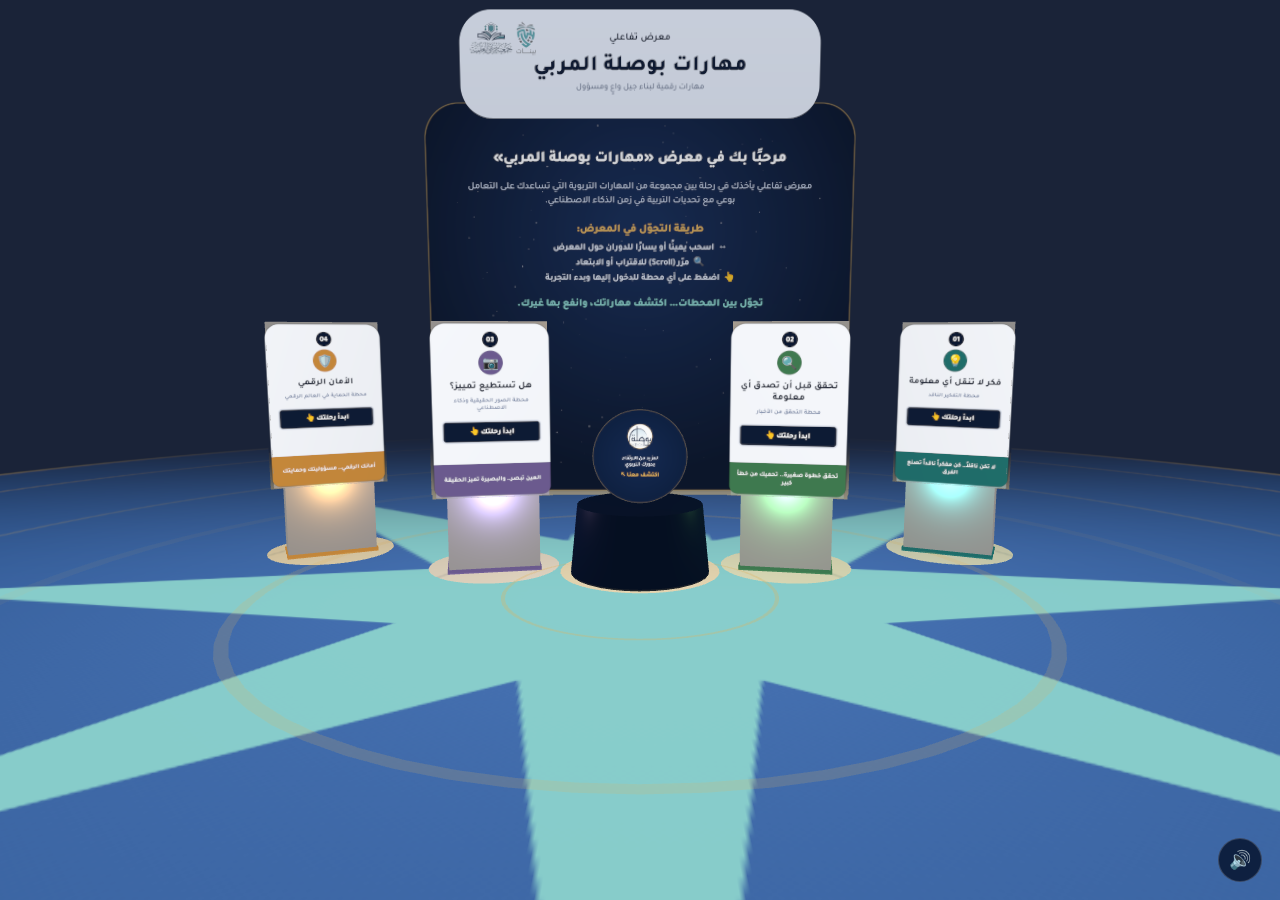
<file: index.html>
<meta charset="UTF-8">
<meta name="viewport" content="width=device-width, initial-scale=1">
<title>معرض تفاعلي 3D | مهارات بوصلة المربي</title>
<link rel="stylesheet" href="style.css">

<script type="importmap">
{
  "imports": {
    "three": "./vendor/three/three.module.js"
  }
}
</script>

<body class="home3d">

<canvas id="webgl-canvas"></canvas>

<div class="hud">
  <button id="overviewBtn" class="overview-btn">⟲ نظرة عامة على المعرض</button>
  <button id="myCertBtn" class="my-cert-btn">🏅 شهادتي</button>
  <button id="muteBtn" class="mute-btn" aria-label="تشغيل/إيقاف النشيدة" title="تشغيل/إيقاف النشيدة">🔊</button>
</div>

<audio id="bgMusic" src="نشيدة.mp3" loop preload="auto"></audio>

<div class="toast" id="toast">هذه المحطة قريباً 🚧</div>

<div class="cert-overlay" id="certOverlay">
  <div class="cert-card">
    <div class="cert-content">
      <div class="cert-corner tl"></div>
      <div class="cert-corner tr"></div>
      <div class="cert-corner bl"></div>
      <div class="cert-corner br"></div>

      <div class="cert-logo-badge"><img src="شعار.png" alt="شعار بوصلة المربي" class="cert-logo"></div>

      <h2 class="cert-title">شهادة اجتياز</h2>
      <h3 class="cert-subtitle">رحلة المربي الرقمي</h3>

      <div class="cert-wreaths"><span class="cert-line"></span><span class="cert-divider">✦</span><span class="cert-line"></span></div>

      <p class="cert-greeting">مبارك لك</p>
      <p class="cert-body">لقد أكملت جميع المحطات بنجاح وأنت الآن أقرب لأن تكون</p>
      <p class="cert-highlight">مربياً رقمياً واعياً</p>

      <div class="cert-badge">🏅</div>

      <a class="cert-khitam-link" href="khitam.html">📖 الكلمة الختامية</a>
    </div>

    <div class="cert-actions">
      <button id="certDownload" class="cert-download">⬇️ تحميل الشهادة PDF</button>
      <button id="certContinue" class="cert-continue">متابعة</button>
    </div>
  </div>
</div>

<div class="loading" id="loading">
  <div class="spinner"></div>
  <p>جارٍ تحميل المعرض التفاعلي…</p>
</div>

<script type="module" src="app.js"></script>

</body>
</file>
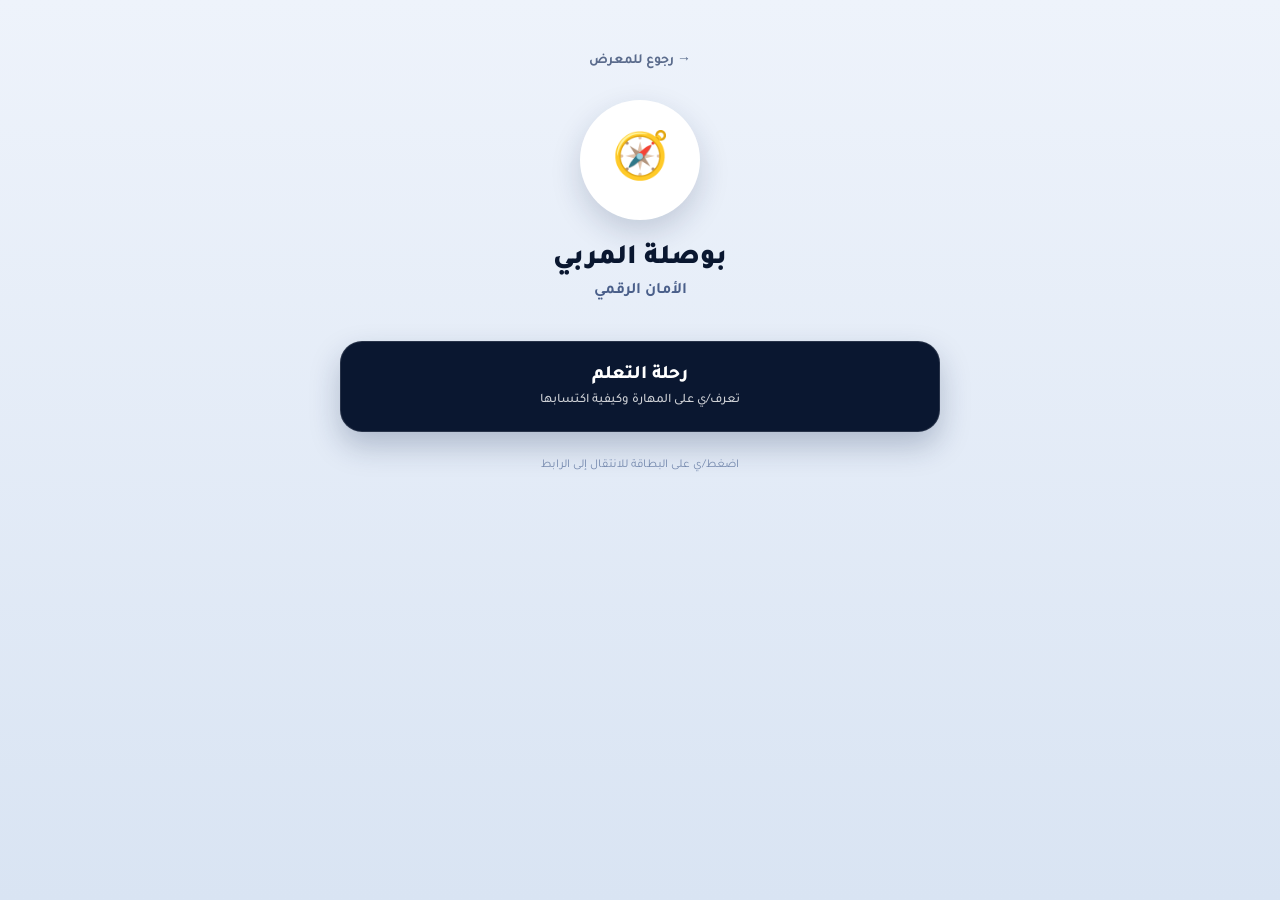
<file: aman.html>
<meta charset="UTF-8">
<meta name="viewport" content="width=device-width, initial-scale=1">
<title>الأمان الرقمي | بوصلة المربي</title>
<link rel="stylesheet" href="style.css">

<body class="detail-page">
<div class="detail-wrap">

  <a href="index.html" class="back-link">→ رجوع للمعرض</a>

  <div class="detail-logo">🧭</div>
  <h1>بوصلة المربي</h1>
  <p class="detail-sub">الأمان الرقمي</p>

  <a class="link-btn primary" href="https://view.genially.com/6a93088ebcb53c52d336502d" target="_blank" rel="noopener">
    <div class="t">رحلة التعلم</div>
    <div class="d">تعرف/ي على المهارة وكيفية اكتسابها</div>
  </a>

  <p class="hint">اضغط/ي على البطاقة للانتقال إلى الرابط</p>

</div>
</body>
</file>
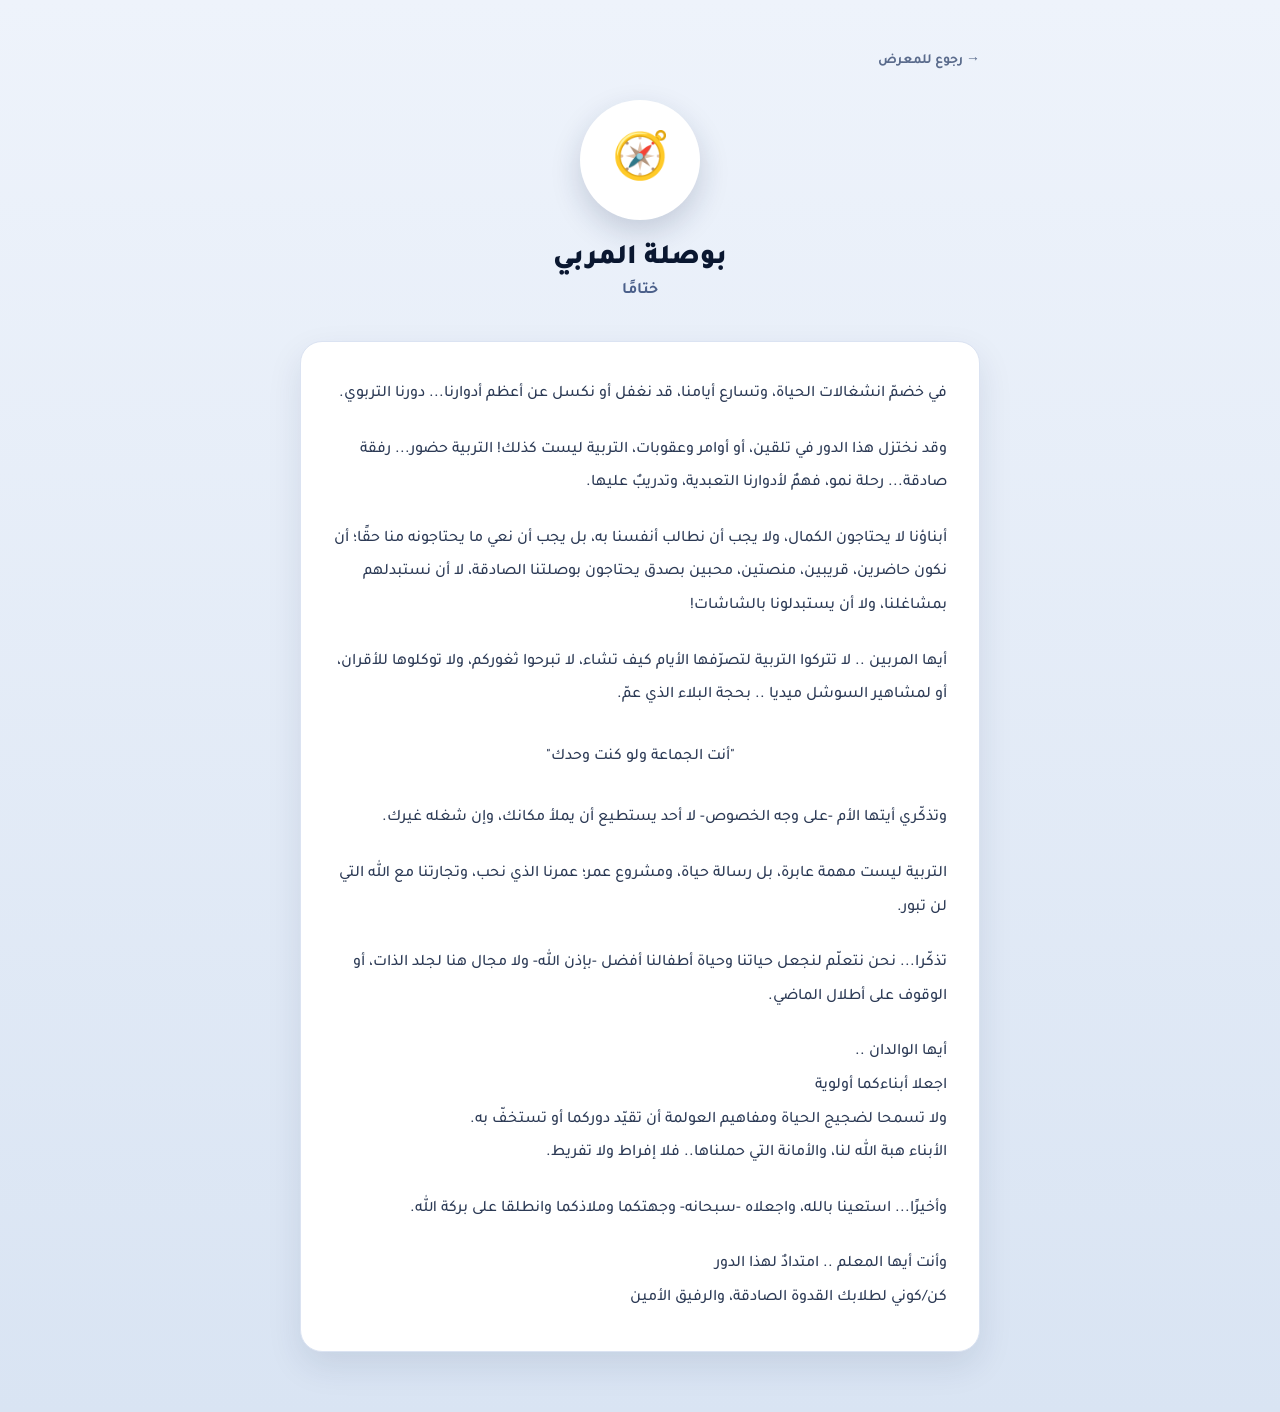
<file: khitam.html>
<meta charset="UTF-8">
<meta name="viewport" content="width=device-width, initial-scale=1">
<title>ختامًا | بوصلة المربي</title>
<link rel="stylesheet" href="style.css">

<body class="detail-page">
<div class="detail-wrap article">

  <a href="index.html" class="back-link">→ رجوع للمعرض</a>

  <div class="detail-logo">🧭</div>
  <h1>بوصلة المربي</h1>
  <p class="detail-sub">ختامًا</p>

  <div class="article-body">
    <p>في خضمّ انشغالات الحياة، وتسارع أيامنا، قد نغفل أو نكسل عن أعظم أدوارنا... دورنا التربوي.</p>

    <p>وقد نختزل هذا الدور في تلقين، أو أوامر وعقوبات، التربية ليست كذلك! التربية حضور... رفقة صادقة... رحلة نمو، فهمٌ لأدوارنا التعبدية، وتدريبٌ عليها.</p>

    <p>أبناؤنا لا يحتاجون الكمال، ولا يجب أن نطالب أنفسنا به، بل يجب أن نعي ما يحتاجونه منا حقًا؛ أن نكون حاضرين، قريبين، منصتين، محبين بصدق يحتاجون بوصلتنا الصادقة، لا أن نستبدلهم بمشاغلنا، ولا أن يستبدلونا بالشاشات!</p>

    <p>أيها المربين .. لا تتركوا التربية لتصرّفها الأيام كيف تشاء، لا تبرحوا ثغوركم، ولا توكلوها للأقران، أو لمشاهير السوشل ميديا .. بحجة البلاء الذي عمّ.</p>

    <p class="article-quote">"أنت الجماعة ولو كنت وحدك"</p>

    <p>وتذكّري أيتها الأم -على وجه الخصوص- لا أحد يستطيع أن يملأ مكانك، وإن شغله غيرك.</p>

    <p>التربية ليست مهمة عابرة، بل رسالة حياة، ومشروع عمر؛ عمرنا الذي نحب، وتجارتنا مع الله التي لن تبور.</p>

    <p>تذكّرا... نحن نتعلّم لنجعل حياتنا وحياة أطفالنا أفضل -بإذن الله- ولا مجال هنا لجلد الذات، أو الوقوف على أطلال الماضي.</p>

    <p>أيها الوالدان ..<br>
    اجعلا أبناءكما أولوية<br>
    ولا تسمحا لضجيج الحياة ومفاهيم العولمة أن تقيّد دوركما أو تستخفّ به.<br>
    الأبناء هبة الله لنا، والأمانة التي حملناها.. فلا إفراط ولا تفريط.</p>

    <p>وأخيرًا... استعينا بالله، واجعلاه -سبحانه- وجهتكما وملاذكما وانطلقا على بركة الله.</p>

    <p>وأنت أيها المعلم .. امتدادٌ لهذا الدور<br>
    كن/كوني لطلابك القدوة الصادقة، والرفيق الأمين</p>
  </div>

</div>
</body>
</file>
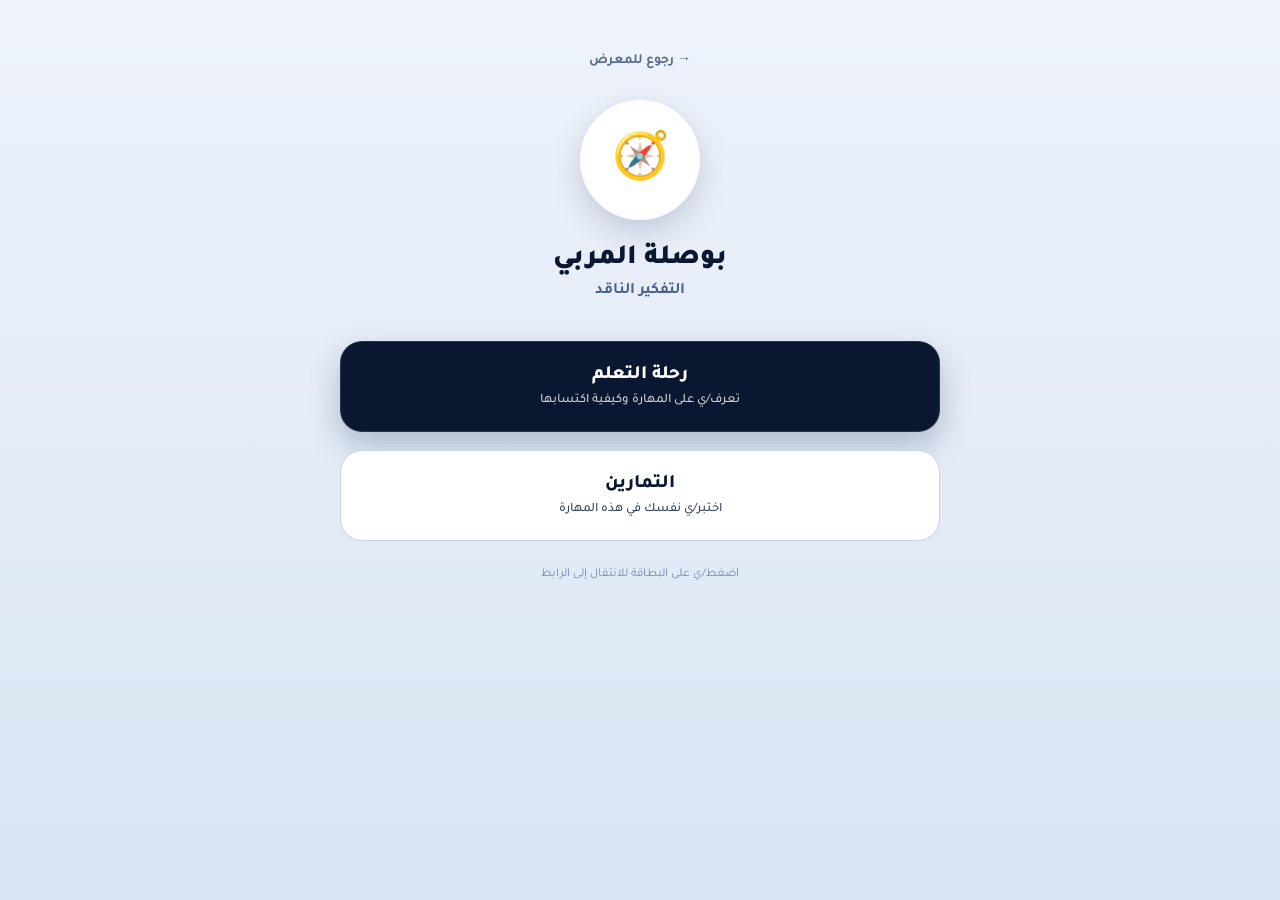
<file: naqid.html>
<meta charset="UTF-8">
<meta name="viewport" content="width=device-width, initial-scale=1">
<title>التفكير الناقد | بوصلة المربي</title>
<link rel="stylesheet" href="style.css">

<body class="detail-page">
<div class="detail-wrap">

  <a href="index.html" class="back-link">→ رجوع للمعرض</a>

  <div class="detail-logo">🧭</div>
  <h1>بوصلة المربي</h1>
  <p class="detail-sub">التفكير الناقد</p>

  <a class="link-btn primary" href="https://view.genially.com/6a83c8fa2676745e73257ee6" target="_blank" rel="noopener">
    <div class="t">رحلة التعلم</div>
    <div class="d">تعرف/ي على المهارة وكيفية اكتسابها</div>
  </a>

  <a class="link-btn secondary" href="https://tally.so/r/A7MKQ0" target="_blank" rel="noopener">
    <div class="t">التمارين</div>
    <div class="d">اختبر/ي نفسك في هذه المهارة</div>
  </a>

  <p class="hint">اضغط/ي على البطاقة للانتقال إلى الرابط</p>

</div>
</body>
</file>
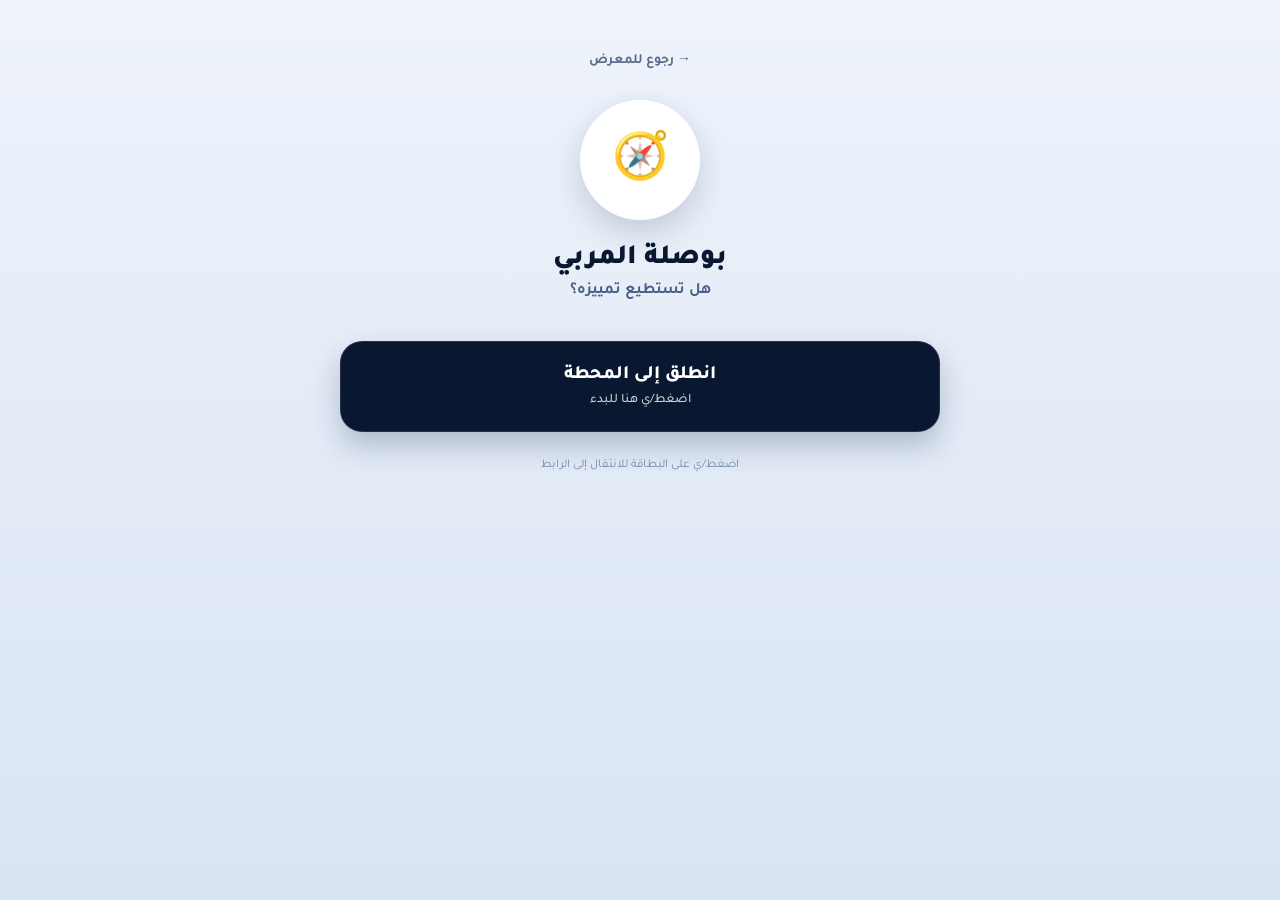
<file: tamyeez.html>
<meta charset="UTF-8">
<meta name="viewport" content="width=device-width, initial-scale=1">
<title>هل تستطيع تمييزه؟ | بوصلة المربي</title>
<link rel="stylesheet" href="style.css">

<body class="detail-page">
<div class="detail-wrap">

  <a href="index.html" class="back-link">→ رجوع للمعرض</a>

  <div class="detail-logo">🧭</div>
  <h1>بوصلة المربي</h1>
  <p class="detail-sub">هل تستطيع تمييزه؟</p>

  <a class="link-btn primary" href="https://view.genially.com/6a8070faa73cdf3e9a96aa6b" target="_blank" rel="noopener">
    <div class="t">انطلق إلى المحطة</div>
    <div class="d">اضغط/ي هنا للبدء</div>
  </a>

  <p class="hint">اضغط/ي على البطاقة للانتقال إلى الرابط</p>

</div>
</body>
</file>
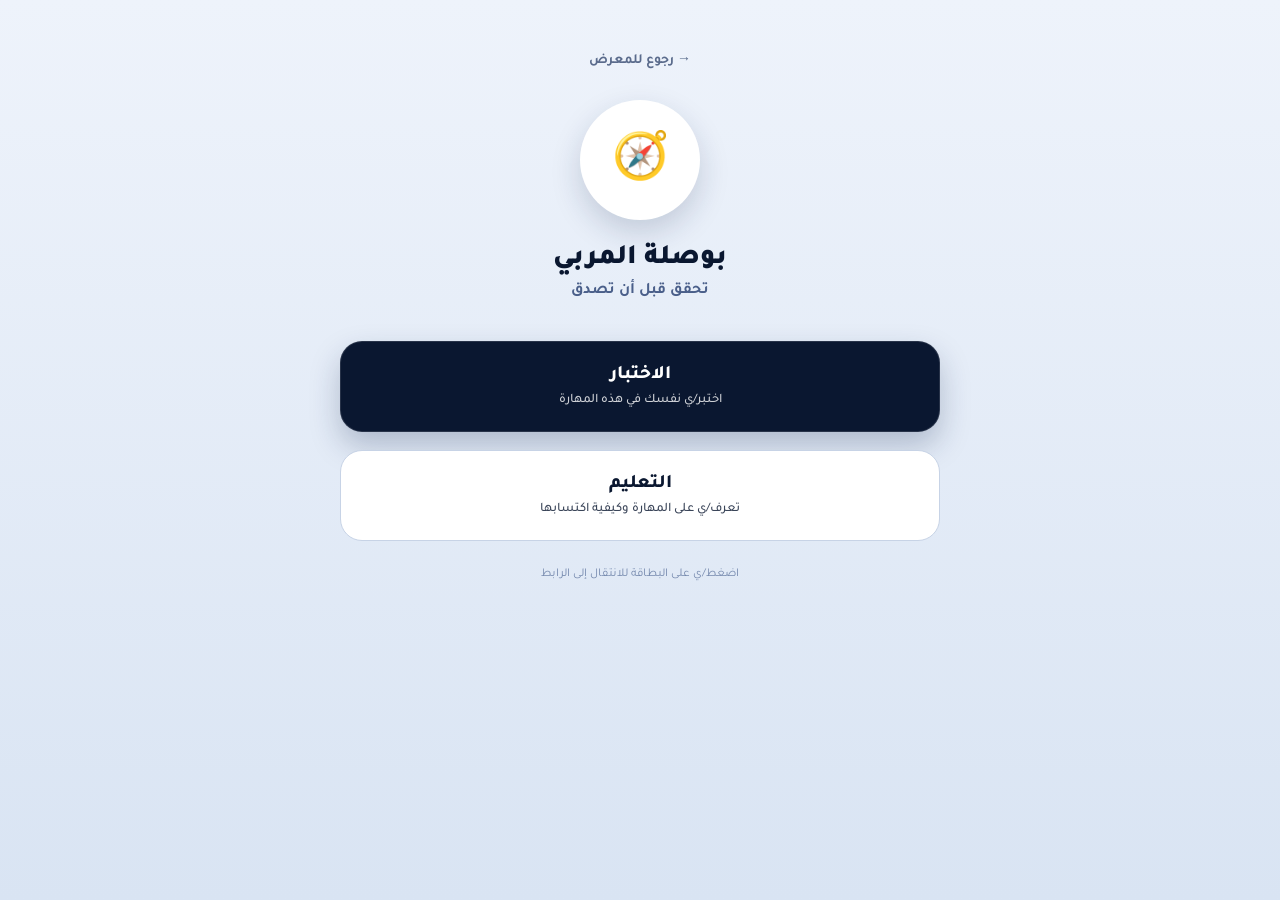
<file: verify.html>
<meta charset="UTF-8">
<meta name="viewport" content="width=device-width, initial-scale=1">
<title>تحقق قبل أن تصدق | بوصلة المربي</title>
<link rel="stylesheet" href="style.css">

<body class="detail-page">
<div class="detail-wrap">

  <a href="index.html" class="back-link">→ رجوع للمعرض</a>

  <div class="detail-logo">🧭</div>
  <h1>بوصلة المربي</h1>
  <p class="detail-sub">تحقق قبل أن تصدق</p>

  <a class="link-btn primary" href="https://forms.fillout.com/t/5RB7rRuxK8us" target="_blank" rel="noopener">
    <div class="t">الاختبار</div>
    <div class="d">اختبر/ي نفسك في هذه المهارة</div>
  </a>

  <a class="link-btn secondary" href="https://view.genially.com/6a73d8d4d99831d7aa83573c" target="_blank" rel="noopener">
    <div class="t">التعليم</div>
    <div class="d">تعرف/ي على المهارة وكيفية اكتسابها</div>
  </a>

  <p class="hint">اضغط/ي على البطاقة للانتقال إلى الرابط</p>

</div>
</body>
</file>
<file: style.css>
@import url('https://fonts.googleapis.com/css2?family=Tajawal:wght@400;500;700;800;900&display=swap');

:root{
  --navy-950:#0a1730;
  --navy-900:#0e2040;
  --navy-800:#152a4d;
  --navy-700:#1c3763;
  --gold:#e0b25c;
  --teal:#1f6f6b;
  --green:#3f7a4f;
  --purple:#6c5b8f;
  --orange:#c98a3a;
  --ink:#eaf0fb;
  --muted:#a9b8d6;
  --card-radius:26px;
}

*{box-sizing:border-box;}
html,body{margin:0;padding:0;}
body{
  font-family:'Tajawal',sans-serif;
  background:radial-gradient(circle at 50% 0%, var(--navy-800) 0%, var(--navy-950) 60%);
  color:var(--ink);
  min-height:100vh;
  direction:rtl;
}

.wrap{max-width:1280px;margin:0 auto;padding:28px 20px 60px;}

/* ---------- Header ---------- */
.top-banner{
  background:var(--ink);
  color:var(--navy-950);
  border-radius:22px;
  padding:18px 30px;
  text-align:center;
  display:flex;
  align-items:center;
  justify-content:center;
  gap:18px;
  box-shadow:0 10px 30px rgba(0,0,0,.35);
}
.top-banner .icon{font-size:26px;}
.top-banner h1{margin:0;font-size:clamp(22px,3vw,34px);font-weight:900;}
.top-banner .eyebrow{display:block;font-size:14px;font-weight:700;color:var(--navy-700);margin-bottom:2px;}
.top-banner .sub{display:block;font-size:13px;font-weight:500;color:#4a5a7a;margin-top:4px;}

/* ---------- Compass ---------- */
.compass-zone{
  text-align:center;
  margin:36px 0 30px;
}
.compass{
  width:150px;height:150px;margin:0 auto 14px;
  border-radius:50%;
  background:radial-gradient(circle at 50% 40%, #16305c 0%, var(--navy-950) 75%);
  border:2px solid rgba(224,178,92,.5);
  position:relative;
  display:flex;align-items:center;justify-content:center;
  box-shadow:0 0 40px rgba(31,111,107,.35), inset 0 0 25px rgba(0,0,0,.5);
}
.compass::before{
  content:"N";position:absolute;top:8px;color:var(--gold);font-weight:800;font-size:13px;
}
.compass .star{
  width:70px;height:70px;
  background:conic-gradient(from 0deg, var(--gold), transparent 25%, var(--gold) 50%, transparent 75%, var(--gold));
  clip-path:polygon(50% 0%,60% 40%,100% 50%,60% 60%,50% 100%,40% 60%,0% 50%,40% 40%);
  opacity:.9;
}
.tagline{
  color:var(--gold);
  font-weight:800;
  font-size:clamp(15px,2.2vw,20px);
  max-width:640px;margin:0 auto;
  line-height:1.7;
}

/* ---------- Stations grid ---------- */
.stations{
  display:grid;
  grid-template-columns:repeat(4,1fr);
  gap:20px;
  margin:34px 0;
}
@media (max-width:980px){ .stations{grid-template-columns:repeat(2,1fr);} }
@media (max-width:560px){ .stations{grid-template-columns:1fr;} }

.station-card{
  background:var(--navy-900);
  border:1px solid rgba(255,255,255,.08);
  border-radius:var(--card-radius);
  padding:22px 18px 26px;
  position:relative;
  cursor:pointer;
  transition:transform .2s ease, box-shadow .2s ease, border-color .2s ease;
  display:flex;flex-direction:column;
  text-decoration:none;
  color:inherit;
}
.station-card:hover{
  transform:translateY(-6px);
  box-shadow:0 18px 40px rgba(0,0,0,.4);
}
.station-card.disabled{opacity:.55;cursor:default;}
.station-card.disabled:hover{transform:none;box-shadow:none;}

.station-card .badge{
  position:absolute;top:16px;left:16px;
  width:30px;height:30px;border-radius:50%;
  background:var(--navy-950);
  border:1px solid rgba(255,255,255,.2);
  display:flex;align-items:center;justify-content:center;
  font-size:12px;font-weight:800;color:var(--gold);
}
.station-card .icon-badge{
  width:52px;height:52px;border-radius:16px;
  display:flex;align-items:center;justify-content:center;
  font-size:24px;margin-bottom:16px;
}
.station-card h3{
  margin:0 0 10px;font-size:19px;font-weight:800;line-height:1.5;
}
.station-card p.desc{
  margin:0 0 14px;font-size:13px;color:var(--muted);font-weight:500;
}
.station-card ul{
  list-style:none;margin:0 0 18px;padding:0;
  display:flex;flex-direction:column;gap:7px;
}
.station-card ul li{
  font-size:12.5px;color:var(--muted);display:flex;align-items:center;gap:7px;font-weight:500;
}
.station-card ul li::before{content:"◆";font-size:8px;opacity:.7;}

.start-btn{
  margin-top:auto;
  display:flex;align-items:center;justify-content:center;gap:8px;
  background:#0d1b34;
  border:1px solid rgba(255,255,255,.15);
  color:var(--ink);
  padding:11px 14px;border-radius:14px;
  font-family:inherit;font-weight:800;font-size:14px;
  transition:background .2s;
}
.station-card:not(.disabled):hover .start-btn{background:var(--gold);color:var(--navy-950);}

.soon-tag{
  position:absolute;top:16px;right:16px;
  font-size:11px;font-weight:800;
  background:rgba(255,255,255,.1);
  padding:4px 10px;border-radius:20px;color:var(--muted);
}

.c1 .icon-badge{background:rgba(31,111,107,.25);color:#5fd6cf;}
.c2 .icon-badge{background:rgba(63,122,79,.25);color:#7fe090;}
.c3 .icon-badge{background:rgba(108,91,143,.25);color:#c3aef0;}
.c4 .icon-badge{background:rgba(201,138,58,.25);color:#f3b768;}
.c1{border-top:3px solid var(--teal);}
.c2{border-top:3px solid var(--green);}
.c3{border-top:3px solid var(--purple);}
.c4{border-top:3px solid var(--orange);}

/* ---------- Footer bar ---------- */
.reminder-bar{
  margin-top:40px;
  background:var(--navy-900);
  border:1px solid rgba(255,255,255,.08);
  border-radius:22px;
  padding:20px;
  display:flex;flex-wrap:wrap;gap:14px;justify-content:center;
}
.reminder-bar .item{
  display:flex;align-items:center;gap:8px;
  font-size:13px;font-weight:700;color:var(--ink);
  background:rgba(255,255,255,.04);
  padding:9px 16px;border-radius:14px;
}

/* ---------- Toast ---------- */
.toast{
  position:fixed;bottom:26px;left:50%;transform:translate(-50%,20px);
  background:var(--ink);color:var(--navy-950);
  padding:14px 26px;border-radius:16px;font-weight:800;font-size:14px;
  box-shadow:0 10px 30px rgba(0,0,0,.4);
  opacity:0;pointer-events:none;
  transition:opacity .25s ease, transform .25s ease;
  z-index:50;
}
.toast.show{opacity:1;transform:translate(-50%,0);}

/* ---------- 3D exhibit scene (Three.js) ---------- */
html:has(body.home3d), body.home3d{margin:0;padding:0;overflow:hidden;height:100%;background:#050b18;}
#webgl-canvas{position:fixed;inset:0;display:block;width:100vw;height:100vh;touch-action:none;}

.hud{position:fixed;inset:0;pointer-events:none;z-index:5;}

.mute-btn{
  position:fixed;bottom:18px;right:18px;
  pointer-events:auto;
  width:44px;height:44px;
  background:var(--navy-900);border:1px solid rgba(255,255,255,.18);
  color:var(--ink);font-size:18px;
  border-radius:50%;cursor:pointer;
  display:flex;align-items:center;justify-content:center;
  transition:background .2s, transform .2s;
}
.mute-btn:hover{background:var(--gold);color:var(--navy-950);transform:scale(1.06);}
.mute-btn.muted{opacity:.55;}

.overview-btn{
  position:fixed;top:18px;right:18px;
  pointer-events:auto;
  background:var(--navy-900);border:1px solid rgba(255,255,255,.18);
  color:var(--ink);font-family:inherit;font-weight:700;font-size:13px;
  padding:10px 16px;border-radius:14px;cursor:pointer;
  opacity:0;transform:translateY(-8px);
  transition:opacity .25s ease, transform .25s ease, background .2s;
}
.overview-btn.show{opacity:1;transform:translateY(0);}
.overview-btn:hover{background:var(--gold);color:var(--navy-950);}

.my-cert-btn{
  position:fixed;top:18px;left:18px;
  pointer-events:auto;
  background:var(--gold);border:1px solid rgba(224,178,92,.6);
  color:var(--navy-950);font-family:inherit;font-weight:800;font-size:13px;
  padding:10px 16px;border-radius:14px;cursor:pointer;
  opacity:0;transform:translateY(-8px);
  transition:opacity .25s ease, transform .25s ease, background .2s;
}
.my-cert-btn.show{opacity:1;transform:translateY(0);}
.my-cert-btn:hover{background:#eec27a;}

.loading{
  position:fixed;inset:0;background:#050b18;z-index:20;
  display:flex;flex-direction:column;align-items:center;justify-content:center;gap:16px;
  color:var(--ink);font-weight:700;font-size:14px;
  transition:opacity .4s ease;
}
.loading.hide{opacity:0;pointer-events:none;}
.spinner{
  width:38px;height:38px;border-radius:50%;
  border:3px solid rgba(224,178,92,.25);
  border-top-color:var(--gold);
  animation:spin 0.9s linear infinite;
}
@keyframes spin{to{transform:rotate(360deg);}}

/* ---------- Completion certificate ---------- */
.cert-overlay{
  position:fixed;inset:0;z-index:30;
  display:flex;align-items:center;justify-content:center;
  background:rgba(6,12,26,.72);
  backdrop-filter:blur(6px);
  opacity:0;pointer-events:none;
  transition:opacity .35s ease;
  padding:20px;
}
.cert-overlay.show{opacity:1;pointer-events:auto;}

.cert-card{
  position:relative;
  width:min(480px,92vw);
  max-height:90vh;
  overflow-y:auto;
  transform:scale(.9);
  transition:transform .35s cubic-bezier(.22,.68,0,1);
}
.cert-overlay.show .cert-card{transform:scale(1);}

.cert-content{
  position:relative;
  background:radial-gradient(circle at 50% 0%, var(--navy-800) 0%, var(--navy-950) 65%);
  color:var(--ink);
  border:2px solid rgba(224,178,92,.5);
  border-radius:18px;
  padding:46px 34px 38px;
  text-align:center;
  box-shadow:0 30px 70px rgba(0,0,0,.6);
}

.cert-content::before{
  content:"";
  position:absolute;inset:10px;
  border:1px solid rgba(224,178,92,.3);
  border-radius:12px;
  pointer-events:none;
}

.cert-corner{
  position:absolute;width:26px;height:26px;
  border:2px solid var(--gold);
}
.cert-corner.tl{top:14px;left:14px;border-left-color:var(--gold);border-top-color:var(--gold);border-right:none;border-bottom:none;}
.cert-corner.tr{top:14px;right:14px;border-right-color:var(--gold);border-top-color:var(--gold);border-left:none;border-bottom:none;}
.cert-corner.bl{bottom:14px;left:14px;border-left-color:var(--gold);border-bottom-color:var(--gold);border-right:none;border-top:none;}
.cert-corner.br{bottom:14px;right:14px;border-right-color:var(--gold);border-bottom-color:var(--gold);border-left:none;border-top:none;}

.cert-logo-badge{
  width:92px;height:92px;margin:0 auto 16px;
  background:#f7f9fd;
  border-radius:20px;
  border:1px solid rgba(224,178,92,.4);
  display:flex;align-items:center;justify-content:center;
  padding:10px;
  box-shadow:0 8px 18px rgba(0,0,0,.3);
}
.cert-logo{width:100%;height:100%;object-fit:contain;}

.cert-title{margin:0 0 4px;font-size:30px;font-weight:900;color:var(--ink);}
.cert-subtitle{margin:0 0 18px;font-size:20px;font-weight:700;color:var(--gold);}

.cert-wreaths{display:flex;align-items:center;justify-content:center;gap:12px;margin:0 0 22px;}
.cert-line{flex:1;max-width:70px;height:1px;background:rgba(224,178,92,.5);}
.cert-divider{color:var(--gold);font-size:16px;}

.cert-greeting{font-size:22px;font-weight:700;color:var(--ink);margin:0 0 14px;}
.cert-body{font-size:16px;font-weight:500;color:var(--muted);line-height:1.9;margin:0 0 8px;}
.cert-highlight{font-size:26px;font-weight:900;color:var(--gold);margin:6px 0 22px;}

.cert-badge{font-size:56px;margin-bottom:0;filter:drop-shadow(0 6px 10px rgba(0,0,0,.35));}

.cert-khitam-link{
  display:inline-flex;align-items:center;gap:6px;
  margin-top:14px;
  padding:8px 18px;
  border-radius:20px;
  border:1px solid rgba(224,178,92,.4);
  color:var(--gold);
  text-decoration:none;
  font-size:13px;font-weight:700;
  transition:background .2s, border-color .2s;
}
.cert-khitam-link:hover{background:rgba(224,178,92,.12);border-color:var(--gold);}

.cert-actions{display:flex;flex-direction:column;gap:12px;margin-top:20px;}
.cert-continue,.cert-download{
  font-family:inherit;font-weight:800;font-size:15px;
  border:none;border-radius:14px;
  padding:13px 34px;cursor:pointer;
  transition:background .2s, transform .2s, border-color .2s;
}
.cert-continue{background:var(--gold);color:var(--navy-950);}
.cert-continue:hover{background:#eec27a;transform:translateY(-2px);}
.cert-download{background:transparent;color:var(--ink);border:1px solid rgba(255,255,255,.25);}
.cert-download:hover{border-color:var(--gold);transform:translateY(-2px);}
.cert-download:disabled{opacity:.6;cursor:default;transform:none;}

/* ---------- Station detail page (light theme) ---------- */
body.detail-page{
  background:linear-gradient(180deg,#eef3fb 0%, #d9e4f3 100%);
  color:var(--navy-950);
}
.detail-page .back-link{color:#5a6b8c;}
.detail-page .back-link:hover{color:var(--navy-950);}
.detail-page .detail-logo{background:#ffffff;box-shadow:0 12px 30px rgba(20,40,80,.18);}
.detail-page h1{color:var(--navy-950);}
.detail-page .detail-sub{color:#4a5f8a;}
.detail-page .link-btn.primary{
  background:var(--navy-950);color:#fff;
  box-shadow:0 14px 30px rgba(20,40,80,.25);
}
.detail-page .link-btn.secondary{
  background:#ffffff;border:1px solid #c7d3e6;color:var(--navy-950);
}
.detail-page .link-btn.secondary:hover{border-color:var(--navy-700);}
.detail-page .hint{color:#7488ad;}

/* ---------- Station detail page ---------- */
.detail-wrap{
  max-width:640px;margin:0 auto;padding:50px 20px 60px;text-align:center;
}
.back-link{
  display:inline-flex;align-items:center;gap:6px;
  color:var(--muted);text-decoration:none;font-weight:700;font-size:14px;
  margin-bottom:30px;
}
.back-link:hover{color:var(--ink);}
.detail-logo{
  width:120px;height:120px;margin:0 auto 22px;
  border-radius:50%;
  background:var(--ink);
  display:flex;align-items:center;justify-content:center;
  font-size:46px;
  box-shadow:0 12px 30px rgba(0,0,0,.4);
}
.detail-wrap h1{font-size:28px;font-weight:900;margin:0 0 6px;}
.detail-wrap .detail-sub{font-weight:700;font-size:16px;margin:0 0 40px;}

.link-btn{
  display:block;width:100%;
  border-radius:22px;
  padding:22px 26px;
  margin-bottom:18px;
  text-decoration:none;
  color:inherit;
  transition:transform .2s ease, box-shadow .2s ease;
}
.link-btn:hover{transform:translateY(-3px);}
.link-btn .t{font-size:19px;font-weight:800;margin-bottom:6px;}
.link-btn .d{font-size:13px;font-weight:500;opacity:.8;}
.link-btn.primary{background:var(--navy-950);border:1px solid rgba(255,255,255,.12);box-shadow:0 14px 30px rgba(0,0,0,.35);}
.link-btn.secondary{background:transparent;border:1px solid rgba(255,255,255,.25);}
.link-btn.secondary:hover{border-color:var(--gold);}

.hint{margin-top:26px;font-size:12px;color:var(--muted);}

/* ---------- Article page (ختامًا) ---------- */
.detail-wrap.article{max-width:720px;text-align:right;}
.detail-wrap.article h1,
.detail-wrap.article .detail-sub{text-align:center;}
.article-body{
  background:#ffffff;
  border:1px solid #dbe3f2;
  border-radius:22px;
  padding:36px 32px;
  box-shadow:0 14px 34px rgba(20,40,80,.1);
}
.article-body p{
  margin:0 0 22px;
  font-size:16px;
  line-height:2.1;
  color:#2c3a55;
  font-weight:500;
}
.article-body p:last-child{margin-bottom:0;}
.article-quote{
  text-align:center;
  font-size:20px;
  font-weight:800;
  color:var(--navy-950);
  padding:6px 0;
}
</file>
